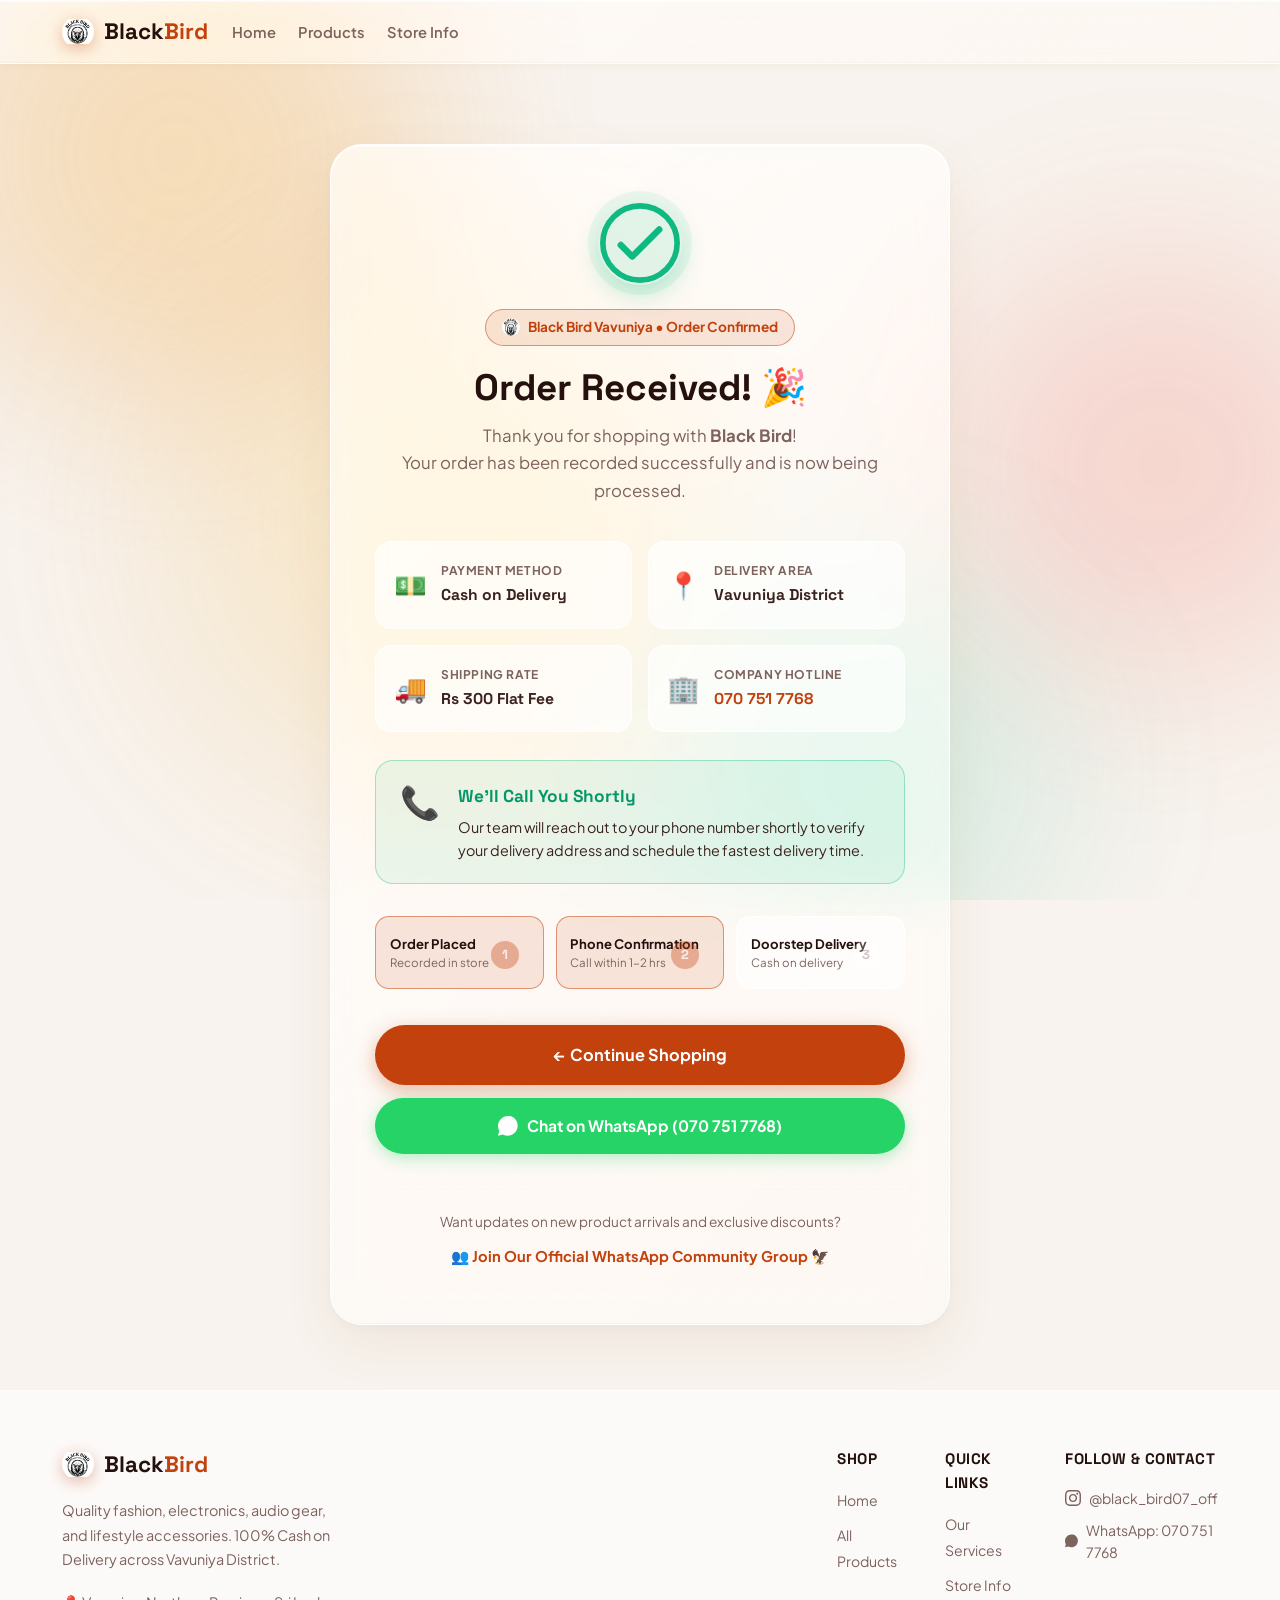
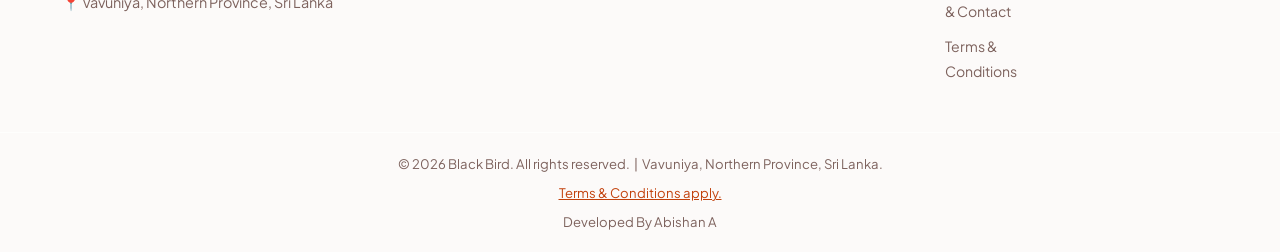
<file: order-success.html>
<!DOCTYPE html>
<html lang="en" data-theme="rose">

<head>
    <meta charset="UTF-8">
    <meta name="viewport" content="width=device-width, initial-scale=1.0">
    <title>Black Bird - Order Confirmed! 🎉</title>
    <link rel="icon" type="image/png" href="product_img/fav.png">
    <meta name="description" content="Thank you for your order at Black Bird Vavuniya! Your order has been placed successfully.">
    <link rel="stylesheet" href="styles.css">
    
    <script>
        // Apply saved theme immediately, defaulting to rose light theme
        const savedTheme = localStorage.getItem('bb-theme') || 'rose';
        document.documentElement.setAttribute('data-theme', savedTheme);
    </script>
    
    <link rel="preconnect" href="https://fonts.googleapis.com">
    <link rel="preconnect" href="https://fonts.gstatic.com" crossorigin>
    <link
        href="https://fonts.googleapis.com/css2?family=Plus+Jakarta+Sans:wght@400;500;600;700;800;900&family=Space+Grotesk:wght@500;600;700;800&display=swap"
        rel="stylesheet">

    <style>
        .success-page-container {
            min-height: calc(100vh - 160px);
            display: flex;
            align-items: center;
            justify-content: center;
            padding: 5rem 1.5rem 4rem;
            position: relative;
            z-index: 1;
        }

        .success-glass-card {
            background: var(--liquid-glass-card);
            border: 1px solid var(--liquid-border);
            backdrop-filter: var(--liquid-blur);
            -webkit-backdrop-filter: var(--liquid-blur);
            box-shadow: var(--liquid-shadow), var(--liquid-specular);
            border-radius: var(--radius-lg);
            padding: 3.5rem 2.75rem;
            max-width: 620px;
            width: 100%;
            text-align: center;
            position: relative;
            animation: cardEntrance 0.6s cubic-bezier(0.16, 1, 0.3, 1) forwards;
        }

        @keyframes cardEntrance {
            from {
                opacity: 0;
                transform: translateY(28px) scale(0.97);
            }
            to {
                opacity: 1;
                transform: translateY(0) scale(1);
            }
        }

        /* Checkmark Animation */
        .success-check-wrapper {
            margin: 0 auto 1.5rem;
            width: 84px;
            height: 84px;
            display: flex;
            align-items: center;
            justify-content: center;
        }

        .success-check-circle {
            width: 84px;
            height: 84px;
            border-radius: 50%;
            display: block;
            stroke-width: 3.5;
            stroke: #10B981;
            stroke-miterlimit: 10;
            background: rgba(16, 185, 129, 0.12);
            box-shadow: 0 0 0 10px rgba(16, 185, 129, 0.08), 0 10px 25px rgba(16, 185, 129, 0.25);
            animation: pulseGlow 2.5s infinite ease-in-out;
        }

        @keyframes pulseGlow {
            0%, 100% {
                box-shadow: 0 0 0 8px rgba(16, 185, 129, 0.08), 0 10px 25px rgba(16, 185, 129, 0.2);
            }
            50% {
                box-shadow: 0 0 0 16px rgba(16, 185, 129, 0.14), 0 15px 35px rgba(16, 185, 129, 0.35);
            }
        }

        .checkmark-svg {
            width: 84px;
            height: 84px;
            border-radius: 50%;
            display: block;
        }

        .checkmark-circle {
            stroke-dasharray: 166;
            stroke-dashoffset: 166;
            stroke-width: 3.5;
            stroke-miterlimit: 10;
            stroke: #10B981;
            animation: stroke 0.6s cubic-bezier(0.65, 0, 0.45, 1) forwards;
        }

        .checkmark-check {
            transform-origin: 50% 50%;
            stroke-dasharray: 48;
            stroke-dashoffset: 48;
            stroke-width: 4;
            stroke: #10B981;
            stroke-linecap: round;
            stroke-linejoin: round;
            animation: stroke 0.35s cubic-bezier(0.65, 0, 0.45, 1) 0.5s forwards;
        }

        @keyframes stroke {
            100% {
                stroke-dashoffset: 0;
            }
        }

        .success-brand-pill {
            display: inline-flex;
            align-items: center;
            gap: 0.5rem;
            padding: 0.4rem 1rem;
            background: var(--primary-light);
            border: 1px solid var(--border-active);
            border-radius: 9999px;
            font-size: 0.85rem;
            font-weight: 700;
            color: var(--accent);
            margin-bottom: 1.25rem;
        }

        .success-title {
            font-family: var(--font-display);
            font-size: 2.3rem;
            font-weight: 800;
            color: var(--text-title);
            line-height: 1.2;
            margin-bottom: 0.75rem;
        }

        .success-subtitle {
            color: var(--text-muted);
            font-size: 1.05rem;
            line-height: 1.65;
            margin-bottom: 2.25rem;
        }

        .order-info-grid {
            display: grid;
            grid-template-columns: repeat(2, 1fr);
            gap: 1rem;
            margin-bottom: 1.75rem;
        }

        .order-info-card {
            background: var(--surface);
            border: 1px solid var(--border);
            border-radius: 16px;
            padding: 1.2rem 1.1rem;
            display: flex;
            align-items: center;
            gap: 0.9rem;
            text-align: left;
            transition: transform 0.25s ease, border-color 0.25s ease;
        }

        .order-info-card:hover {
            transform: translateY(-2px);
            border-color: var(--accent);
        }

        .info-icon {
            font-size: 1.65rem;
            flex-shrink: 0;
        }

        .info-meta {
            display: flex;
            flex-direction: column;
            gap: 0.2rem;
            min-width: 0;
        }

        .info-label {
            font-size: 0.75rem;
            font-weight: 700;
            text-transform: uppercase;
            letter-spacing: 0.6px;
            color: var(--text-muted);
        }

        .info-val {
            font-family: var(--font-display);
            font-size: 0.98rem;
            font-weight: 700;
            color: var(--text-main);
            white-space: nowrap;
            overflow: hidden;
            text-overflow: ellipsis;
        }

        .call-alert-box {
            background: rgba(16, 185, 129, 0.08);
            border: 1.5px solid rgba(16, 185, 129, 0.35);
            border-radius: 18px;
            padding: 1.35rem 1.5rem;
            margin-bottom: 2rem;
            display: flex;
            align-items: flex-start;
            gap: 1.1rem;
            text-align: left;
        }

        .call-alert-icon {
            font-size: 2rem;
            line-height: 1;
            flex-shrink: 0;
            margin-top: 2px;
        }

        .call-alert-text h3 {
            font-family: var(--font-display);
            font-size: 1.08rem;
            font-weight: 800;
            color: #059669;
            margin-bottom: 0.35rem;
        }

        [data-theme="onyx"] .call-alert-text h3 {
            color: #34D399;
        }

        .call-alert-text p {
            font-size: 0.9rem;
            color: var(--text-main);
            line-height: 1.55;
            margin: 0;
        }

        /* Order Fulfillment Steps Tracker */
        .order-steps-container {
            display: grid;
            grid-template-columns: repeat(3, 1fr);
            gap: 0.75rem;
            margin-bottom: 2.25rem;
            text-align: left;
        }

        .step-box {
            background: var(--surface);
            border: 1px solid var(--border);
            border-radius: 14px;
            padding: 1rem 0.85rem;
            display: flex;
            align-items: center;
            gap: 0.65rem;
            position: relative;
        }

        .step-box.active {
            border-color: var(--border-active);
            background: var(--primary-light);
        }

        .step-number {
            width: 28px;
            height: 28px;
            border-radius: 50%;
            background: var(--border);
            color: var(--text-muted);
            font-weight: 800;
            font-size: 0.82rem;
            display: flex;
            align-items: center;
            justify-content: center;
            flex-shrink: 0;
        }

        .step-box.active .step-number {
            background: var(--accent);
            color: #FFFFFF;
        }

        .step-info {
            display: flex;
            flex-direction: column;
            min-width: 0;
        }

        .step-info strong {
            font-size: 0.82rem;
            font-weight: 700;
            color: var(--text-title);
            white-space: nowrap;
            overflow: hidden;
            text-overflow: ellipsis;
        }

        .step-info span {
            font-size: 0.72rem;
            color: var(--text-muted);
            white-space: nowrap;
            overflow: hidden;
            text-overflow: ellipsis;
        }

        /* Action Buttons */
        .success-actions {
            display: flex;
            flex-direction: column;
            gap: 0.85rem;
            margin-bottom: 2rem;
        }

        .btn-primary-action {
            display: inline-flex;
            align-items: center;
            justify-content: center;
            gap: 0.6rem;
            background: var(--accent);
            color: #FFFFFF;
            padding: 1.05rem 2rem;
            border-radius: 9999px;
            font-family: var(--font-body);
            font-weight: 700;
            font-size: 1.02rem;
            text-decoration: none;
            box-shadow: 0 6px 20px var(--accent-glow);
            transition: transform 0.2s ease, box-shadow 0.2s ease, background 0.2s ease;
        }

        .btn-primary-action:hover {
            background: var(--accent-hover);
            transform: translateY(-2px);
            box-shadow: 0 10px 28px var(--accent-glow);
        }

        .btn-whatsapp-action {
            display: inline-flex;
            align-items: center;
            justify-content: center;
            gap: 0.6rem;
            background: #25D366;
            color: #FFFFFF;
            padding: 0.95rem 2rem;
            border-radius: 9999px;
            font-family: var(--font-body);
            font-weight: 700;
            font-size: 0.98rem;
            text-decoration: none;
            box-shadow: 0 4px 16px rgba(37, 211, 102, 0.35);
            transition: transform 0.2s ease, box-shadow 0.2s ease;
        }

        .btn-whatsapp-action:hover {
            transform: translateY(-2px);
            box-shadow: 0 8px 24px rgba(37, 211, 102, 0.45);
        }

        .community-strip {
            border-top: 1px dashed var(--border);
            padding-top: 1.5rem;
            text-align: center;
        }

        .community-strip p {
            font-size: 0.85rem;
            color: var(--text-muted);
            margin-bottom: 0.65rem;
        }

        .community-link {
            display: inline-flex;
            align-items: center;
            gap: 0.5rem;
            color: var(--accent);
            font-weight: 700;
            font-size: 0.92rem;
            text-decoration: none;
            transition: opacity 0.2s ease, transform 0.2s ease;
        }

        .community-link:hover {
            text-decoration: underline;
            transform: translateY(-1px);
        }

        @media (max-width: 600px) {
            .success-glass-card {
                padding: 2.5rem 1.5rem;
            }
            .success-title {
                font-size: 1.85rem;
            }
            .order-info-grid {
                grid-template-columns: 1fr;
            }
            .order-steps-container {
                grid-template-columns: 1fr;
                gap: 0.5rem;
            }
        }
    </style>
</head>

<body>
    <!-- Ambient Background Lighting Orbs -->
    <div class="liquid-ambient-bg" aria-hidden="true">
        <div class="liquid-orb orb-1"></div>
        <div class="liquid-orb orb-2"></div>
        <div class="liquid-orb orb-3"></div>
        <div class="liquid-orb orb-4"></div>
    </div>

    <!-- Main Navigation Header -->
    <header id="main-header">
        <div class="nav-container">
            <a href="index.html" class="logo">
                <img src="product_img/fav.png" alt="Black Bird Logo" class="logo-img" loading="lazy">
                <span>Black<strong>Bird</strong></span>
            </a>

            <div class="header-actions">
                <nav>
                    <ul class="nav-links">
                        <li><a href="index.html">Home</a></li>
                        <li><a href="products.html">Products</a></li>
                        <li><a href="info.html">Store Info</a></li>
                    </ul>
                </nav>
            </div>
        </div>
    </header>

    <!-- Main Success Section -->
    <main class="success-page-container">
        <div class="success-glass-card">
            <!-- Animated Green Checkmark -->
            <div class="success-check-wrapper">
                <div class="success-check-circle">
                    <svg class="checkmark-svg" viewBox="0 0 52 52">
                        <circle class="checkmark-circle" cx="26" cy="26" r="23" fill="none" />
                        <path class="checkmark-check" fill="none" d="M14.1 27.2l7.1 7.2 16.7-16.8" />
                    </svg>
                </div>
            </div>

            <!-- Brand Badge -->
            <div class="success-brand-pill">
                <img src="product_img/fav.png" alt="Black Bird" width="18" height="18" style="border-radius: 50%;">
                <span>Black Bird Vavuniya • Order Confirmed</span>
            </div>

            <h1 class="success-title">Order Received! 🎉</h1>
            <p class="success-subtitle">
                Thank you for shopping with <strong>Black Bird</strong>!<br>
                Your order has been recorded successfully and is now being processed.
            </p>

            <!-- Order Info Grid -->
            <div class="order-info-grid">
                <div class="order-info-card">
                    <span class="info-icon">💵</span>
                    <div class="info-meta">
                        <span class="info-label">Payment Method</span>
                        <strong class="info-val" id="payment-method-val">Cash on Delivery</strong>
                    </div>
                </div>
                <div class="order-info-card">
                    <span class="info-icon">📍</span>
                    <div class="info-meta">
                        <span class="info-label">Delivery Area</span>
                        <strong class="info-val">Vavuniya District</strong>
                    </div>
                </div>
                <div class="order-info-card">
                    <span class="info-icon">🚚</span>
                    <div class="info-meta">
                        <span class="info-label">Shipping Rate</span>
                        <strong class="info-val">Rs 300 Flat Fee</strong>
                    </div>
                </div>
                <div class="order-info-card">
                    <span class="info-icon">🏢</span>
                    <div class="info-meta">
                        <span class="info-label">Company Hotline</span>
                        <strong class="info-val"><a href="tel:0707517768" style="color:var(--accent); text-decoration:none;">070 751 7768</a></strong>
                    </div>
                </div>
            </div>

            <!-- Call Notice Highlight Box -->
            <div class="call-alert-box">
                <div class="call-alert-icon">📞</div>
                <div class="call-alert-text">
                    <h3>We'll Call You Shortly</h3>
                    <p>Our team will reach out to your phone number shortly to verify your delivery address and schedule the fastest delivery time.</p>
                </div>
            </div>

            <!-- 3-Step Process Tracker -->
            <div class="order-steps-container">
                <div class="step-box active">
                    <div class="step-number">1</div>
                    <div class="step-info">
                        <strong>Order Placed</strong>
                        <span>Recorded in store</span>
                    </div>
                </div>
                <div class="step-box active">
                    <div class="step-number">2</div>
                    <div class="step-info">
                        <strong>Phone Confirmation</strong>
                        <span>Call within 1-2 hrs</span>
                    </div>
                </div>
                <div class="step-box">
                    <div class="step-number">3</div>
                    <div class="step-info">
                        <strong>Doorstep Delivery</strong>
                        <span>Cash on delivery</span>
                    </div>
                </div>
            </div>

            <!-- Action CTA Buttons -->
            <div class="success-actions">
                <a href="index.html" class="btn-primary-action">
                    <span>← Continue Shopping</span>
                </a>
                <a href="https://wa.me/94707517768?text=Hi%20Black%20Bird%2C%20I%20just%20placed%20an%20order%20and%20wanted%20to%20confirm!"
                    target="_blank" rel="noopener noreferrer" class="btn-whatsapp-action">
                    <svg viewBox="0 0 24 24" width="20" height="20" fill="currentColor"><path d="M12.031 6.172c-3.181 0-5.767 2.586-5.768 5.766-.001 1.298.38 2.27 1.019 3.287l-.582 2.128 2.182-.573c.978.58 1.911.928 3.145.929 3.178 0 5.767-2.587 5.768-5.766.001-3.187-2.575-5.77-5.764-5.771zm3.392 8.244c-.144.405-.837.774-1.17.824-.299.045-.677.063-1.092-.069-.252-.08-.575-.187-.988-.365-1.739-.751-2.874-2.502-2.961-2.617-.087-.116-.708-.94-.708-1.793s.448-1.273.607-1.446c.159-.173.346-.217.462-.217l.332.006c.106.005.249-.04.39.298.144.347.491 1.2.534 1.287.043.087.072.188.014.304-.058.116-.087.188-.173.289l-.26.304c-.087.086-.177.18-.076.354.101.174.449.741.964 1.201.662.591 1.221.774 1.394.86.173.086.275.072.376-.044.101-.116.433-.506.549-.68.116-.173.231-.145.39-.086s1.011.477 1.184.564.289.13.332.202c.045.072.045.419-.099.824zm-3.423-14.416c-6.627 0-12 5.373-12 12 0 2.159.57 4.187 1.564 5.945l-1.564 5.711 5.861-1.537c1.71.954 3.676 1.503 5.763 1.503 6.627 0 12-5.373 12-12 0-6.627-5.373-12-12-12z"/></svg>
                    <span>Chat on WhatsApp (070 751 7768)</span>
                </a>
            </div>

            <!-- WhatsApp Community Group Strip -->
            <div class="community-strip">
                <p>Want updates on new product arrivals and exclusive discounts?</p>
                <a href="https://chat.whatsapp.com/De9jJyTo8aoDBe3t5oc5eY" target="_blank" rel="noopener noreferrer" class="community-link">
                    👥 Join Our Official WhatsApp Community Group 🦅
                </a>
            </div>
        </div>
    </main>

    <!-- Footer -->
    <footer>
        <div class="section-wrap footer-inner">
            <div class="footer-brand">
                <div class="logo">
                    <img src="product_img/fav.png" alt="Black Bird Logo" class="logo-img" loading="lazy">
                    <span>Black<strong>Bird</strong></span>
                </div>
                <p>Quality fashion, electronics, audio gear, and lifestyle accessories. 100% Cash on Delivery across Vavuniya District.</p>
                <div style="margin-top: 1.2rem; display: flex; gap: 10px; align-items: center; color: var(--text-muted); font-size: 0.9rem;">
                    <span>📍 Vavuniya, Northern Province, Sri Lanka</span>
                </div>
            </div>
            <div class="footer-links">
                <div class="footer-col">
                    <h4>Shop</h4>
                    <ul>
                        <li><a href="index.html">Home</a></li>
                        <li><a href="products.html">All Products</a></li>
                    </ul>
                </div>
                <div class="footer-col">
                    <h4>Quick Links</h4>
                    <ul>
                        <li><a href="services.html">Our Services</a></li>
                        <li><a href="info.html">Store Info &amp; Contact</a></li>
                        <li><a href="terms.html">Terms &amp; Conditions</a></li>
                    </ul>
                </div>
                <div class="footer-col">
                    <h4>Follow &amp; Contact</h4>
                    <ul>
                        <li>
                            <a href="https://www.instagram.com/black_bird07_off/" target="_blank" rel="noopener noreferrer" style="display:flex;align-items:center;gap:8px;">
                                <svg xmlns="http://www.w3.org/2000/svg" width="16" height="16" viewBox="0 0 24 24" fill="currentColor"><path d="M12 2.163c3.204 0 3.584.012 4.85.07 3.252.148 4.771 1.691 4.919 4.919.058 1.265.069 1.645.069 4.849 0 3.205-.012 3.584-.069 4.849-.149 3.225-1.664 4.771-4.919 4.919-1.266.058-1.644.07-4.85.07-3.204 0-3.584-.012-4.849-.07-3.26-.149-4.771-1.699-4.919-4.92-.058-1.265-.07-1.644-.07-4.849 0-3.204.013-3.583.07-4.849.149-3.227 1.664-4.771 4.919-4.919 1.266-.057 1.645-.069 4.849-.069zm0-2.163c-3.259 0-3.667.014-4.947.072-4.358.2-6.78 2.618-6.98 6.98-.059 1.281-.073 1.689-.073 4.948 0 3.259.014 3.668.072 4.948.2 4.358 2.618 6.78 6.98 6.98 1.281.058 1.689.072 4.948.072 3.259 0 3.668-.014 4.948-.072 4.354-.2 6.782-2.618 6.979-6.98.059-1.28.073-1.689.073-4.948 0-3.259-.014-3.667-.072-4.947-.196-4.354-2.617-6.78-6.979-6.98-1.281-.059-1.69-.073-4.949-.073zm0 5.838c-3.403 0-6.162 2.759-6.162 6.162s2.759 6.163 6.162 6.163 6.162-2.759 6.162-6.163c0-3.403-2.759-6.162-6.162-6.162zm0 10.162c-2.209 0-4-1.79-4-4 0-2.209 1.791-4 4-4s4 1.791 4 4c0 2.21-1.791 4-4 4zm6.406-11.845c-.796 0-1.441.645-1.441 1.44s.645 1.44 1.441 1.44c.795 0 1.439-.645 1.439-1.44s-.644-1.44-1.439-1.44z"/></svg>
                                @black_bird07_off
                            </a>
                        </li>
                        <li>
                            <a href="https://wa.me/94707517768" target="_blank" rel="noopener noreferrer" style="display:flex;align-items:center;gap:8px;">
                                <svg xmlns="http://www.w3.org/2000/svg" width="16" height="16" viewBox="0 0 24 24" fill="currentColor"><path d="M12.031 6.172c-3.181 0-5.767 2.586-5.768 5.766-.001 1.298.38 2.27 1.019 3.287l-.582 2.128 2.182-.573c.978.58 1.911.928 3.145.929 3.178 0 5.767-2.587 5.768-5.766.001-3.187-2.575-5.77-5.764-5.771zm3.392 8.244c-.144.405-.837.774-1.17.824-.299.045-.677.063-1.092-.069-.252-.08-.575-.187-.988-.365-1.739-.751-2.874-2.502-2.961-2.617-.087-.116-.708-.94-.708-1.793s.448-1.273.607-1.446c.159-.173.346-.217.462-.217l.332.006c.106.005.249-.04.39.298.144.347.491 1.2.534 1.287.043.087.072.188.014.304-.058.116-.087.188-.173.289l-.26.304c-.087.086-.177.18-.076.354.101.174.449.741.964 1.201.662.591 1.221.774 1.394.86.173.086.275.072.376-.044.101-.116.433-.506.549-.68.116-.173.231-.145.39-.086s1.011.477 1.184.564.289.13.332.202c.045.072.045.419-.099.824zm-3.423-14.416c-6.627 0-12 5.373-12 12 0 2.159.57 4.187 1.564 5.945l-1.564 5.711 5.861-1.537c1.71.954 3.676 1.503 5.763 1.503 6.627 0 12-5.373 12-12 0-6.627-5.373-12-12-12z"/></svg>
                                WhatsApp: 070 751 7768
                            </a>
                        </li>
                    </ul>
                </div>
            </div>
        </div>
        <div class="footer-bottom">
            <div class="section-wrap">
                <p>© 2026 Black Bird. All rights reserved. &nbsp;|&nbsp; Vavuniya, Northern Province, Sri Lanka.</p>
                <p style="margin-top: 0.5rem;"><a href="terms.html" style="color: var(--accent); text-decoration: underline;">Terms & Conditions apply.</a></p>
                <p style="margin-top: 0.5rem;">Developed By Abishan A</p>
            </div>
        </div>
    </footer>

    <script>
        // Check URL parameters for payment method
        const urlParams = new URLSearchParams(window.location.search);
        const method = urlParams.get('method');
        const paymentMethodEl = document.getElementById('payment-method-val');
        if (method && method.toLowerCase() === 'advance' && paymentMethodEl) {
            paymentMethodEl.innerHTML = '💳 Advance Payment';
        }
    </script>
</body>

</html>
</file>
<file: styles.css>
/* =======================================
   VAVUNIYA STORE — STYLES.CSS
   Aesthetic: Clean & Premium Retail
   ======================================= */

/* --- Google Fonts: Space Grotesk & Plus Jakarta Sans --- */
@import url('https://fonts.googleapis.com/css2?family=Plus+Jakarta+Sans:wght@400;500;600;700;800;900&family=Space+Grotesk:wght@500;600;700;800&display=swap');

/* --- Design Tokens & Themes: LIQUID GLASS SYSTEM --- */
:root, [data-theme="rose"] {
    --bg:            #F8F3EE;
    --bg-soft:       rgba(255, 255, 255, 0.45);
    --surface:       rgba(255, 255, 255, 0.65);
    --surface-solid: #FFFFFF;
    --primary:       #C2410C;
    --primary-light: rgba(194, 65, 12, 0.12);
    --accent:        #C2410C;
    --accent-hover:  #9A3412;
    --accent-light:  rgba(194, 65, 12, 0.12);
    --accent-glow:   rgba(194, 65, 12, 0.35);
    --gold:          #F59E0B;
    --success:       #10B981;
    --danger:        #EF4444;
    --text-main:     #3B221E;
    --text-muted:    #7D625D;
    --text-title:    #24100D;
    --border:        rgba(255, 255, 255, 0.7);
    --border-active: rgba(194, 65, 12, 0.5);
    
    /* Liquid Glass Specular & Shadows */
    --liquid-glass:       linear-gradient(135deg, rgba(255, 255, 255, 0.65) 0%, rgba(255, 255, 255, 0.35) 100%);
    --liquid-glass-card:  linear-gradient(135deg, rgba(255, 255, 255, 0.72) 0%, rgba(255, 255, 255, 0.45) 100%);
    --liquid-border:      rgba(255, 255, 255, 0.85);
    --liquid-shadow:      0 20px 50px rgba(139, 92, 26, 0.08), 0 4px 12px rgba(0, 0, 0, 0.03);
    --liquid-specular:    inset 0 1.5px 1px 0 rgba(255, 255, 255, 0.95), inset 0 -1px 1px 0 rgba(139, 92, 26, 0.05);
    --liquid-blur:        blur(24px) saturate(190%);
    --card:               var(--liquid-glass-card);
    --shadow-sm:          0 2px 8px rgba(139, 92, 26, 0.05);
    --shadow-md:          0 12px 32px rgba(139, 92, 26, 0.09);
    --shadow-lg:          0 24px 54px rgba(139, 92, 26, 0.13);
    --shadow-soft:        0 10px 30px rgba(139, 92, 26, 0.06);
    --radius:             22px;
    --radius-lg:          32px;
    --font-display:       'Space Grotesk', sans-serif;
    --font-body:          'Plus Jakarta Sans', sans-serif;
    --transition:         0.28s cubic-bezier(.34, 1.56, .64, 1);
    --glass:              var(--liquid-glass);
    --glass-br:           rgba(255, 255, 255, 0.75);
}

/* Onyx Gold (Dark theme) */
[data-theme="onyx"] {
    --bg:            #0A0A0C;
    --bg-soft:       rgba(20, 20, 25, 0.6);
    --surface:       rgba(24, 24, 30, 0.7);
    --surface-solid: #131317;
    --primary:       #FFD633;
    --primary-light: rgba(255, 214, 51, 0.12);
    --accent:        #FFD633;
    --accent-hover:  #FFB800;
    --accent-light:  rgba(255, 214, 51, 0.12);
    --accent-glow:   rgba(255, 214, 51, 0.4);
    --gold:          #FFD633;
    --success:       #10B981;
    --danger:        #EF4444;
    --text-main:     #FDFBF4;
    --text-muted:    #B5B09E;
    --text-title:    #FFFFFF;
    --border:        rgba(255, 255, 255, 0.14);
    --border-active: rgba(255, 214, 51, 0.5);
    
    /* Liquid Glass Specular & Shadows (Dark) */
    --liquid-glass:       linear-gradient(135deg, rgba(255, 255, 255, 0.08) 0%, rgba(255, 255, 255, 0.02) 100%);
    --liquid-glass-card:  linear-gradient(135deg, rgba(28, 28, 35, 0.75) 0%, rgba(18, 18, 22, 0.65) 100%);
    --liquid-border:      rgba(255, 255, 255, 0.16);
    --liquid-shadow:      0 25px 60px rgba(0, 0, 0, 0.65), 0 4px 16px rgba(0, 0, 0, 0.35);
    --liquid-specular:    inset 0 1.5px 1px 0 rgba(255, 255, 255, 0.22), inset 0 -1px 1px 0 rgba(0, 0, 0, 0.5);
    --liquid-blur:        blur(28px) saturate(200%);
    --card:               var(--liquid-glass-card);
    --shadow-sm:          0 2px 8px rgba(0, 0, 0, 0.4);
    --shadow-md:          0 12px 32px rgba(0, 0, 0, 0.45);
    --shadow-lg:          0 24px 60px rgba(0, 0, 0, 0.65);
    --shadow-soft:        0 10px 30px rgba(0, 0, 0, 0.35);
    --glass:              var(--liquid-glass);
    --glass-br:           rgba(255, 255, 255, 0.15);
}

/* --- Reset --- */
*, *::before, *::after { margin: 0; padding: 0; box-sizing: border-box; }

html { scroll-behavior: smooth; }

body {
    font-family: var(--font-body);
    background-color: var(--bg);
    color: var(--text-main);
    line-height: 1.6;
    overflow-x: hidden;
    position: relative;
    min-height: 100vh;
    -webkit-font-smoothing: antialiased;
    text-rendering: optimizeLegibility;
}

a { text-decoration: none; color: inherit; }

img { display: block; max-width: 100%; }

button { font-family: var(--font-body); cursor: pointer; }

/* =====================================================
   LIQUID AMBIENT BACKGROUND ORBS
   ===================================================== */
.liquid-ambient-bg {
    position: fixed;
    top: 0;
    left: 0;
    width: 100vw;
    height: 100vh;
    overflow: hidden;
    pointer-events: none;
    z-index: 0;
}

.liquid-orb {
    position: absolute;
    border-radius: 50%;
    filter: blur(85px);
    opacity: 0.6;
    animation: floatLiquid 18s infinite alternate ease-in-out;
}

.orb-1 {
    width: 550px;
    height: 550px;
    background: radial-gradient(circle, rgba(245, 158, 11, 0.45), rgba(194, 65, 12, 0.15));
    top: -120px;
    left: -100px;
    animation-duration: 20s;
}

.orb-2 {
    width: 480px;
    height: 480px;
    background: radial-gradient(circle, rgba(239, 68, 68, 0.35), rgba(217, 119, 6, 0.1));
    top: 25%;
    right: -120px;
    animation-duration: 22s;
    animation-delay: -4s;
}

.orb-3 {
    width: 600px;
    height: 600px;
    background: radial-gradient(circle, rgba(251, 191, 36, 0.35), rgba(194, 65, 12, 0.08));
    bottom: 8%;
    left: 10%;
    animation-duration: 25s;
    animation-delay: -9s;
}

.orb-4 {
    width: 450px;
    height: 450px;
    background: radial-gradient(circle, rgba(16, 185, 129, 0.25), rgba(6, 182, 212, 0.1));
    bottom: -100px;
    right: 15%;
    animation-duration: 24s;
    animation-delay: -14s;
}

[data-theme="onyx"] .liquid-orb {
    opacity: 0.35;
    filter: blur(105px);
}

@keyframes floatLiquid {
    0% { transform: translate(0, 0) scale(1); }
    50% { transform: translate(40px, -50px) scale(1.08); }
    100% { transform: translate(-30px, 30px) scale(0.95); }
}

/* --- Layout Utility --- */
.section-wrap {
    max-width: 1220px;
    margin: 0 auto;
    padding: 0 2rem;
    position: relative;
    z-index: 1;
}

/* =====================================================
   ANNOUNCEMENT BAR (LIQUID GLASS)
   ===================================================== */
.announcement-bar {
    background: var(--liquid-glass);
    backdrop-filter: var(--liquid-blur);
    -webkit-backdrop-filter: var(--liquid-blur);
    border-bottom: 1px solid var(--liquid-border);
    box-shadow: var(--liquid-specular);
    color: var(--text-muted);
    text-align: center;
    font-size: 0.85rem;
    padding: 0.55rem 1rem;
    font-weight: 600;
    letter-spacing: 0.2px;
    white-space: nowrap;
    overflow: hidden;
    position: relative;
    z-index: 201;
}

/* =====================================================
   HEADER (LIQUID GLASS FLOATING BAR)
   ===================================================== */
header {
    background: var(--liquid-glass);
    backdrop-filter: var(--liquid-blur);
    -webkit-backdrop-filter: var(--liquid-blur);
    border-bottom: 1px solid var(--liquid-border);
    box-shadow: var(--liquid-specular), var(--shadow-sm);
    position: sticky;
    top: 0;
    z-index: 200;
    transition: all var(--transition);
}

header.scrolled {
    box-shadow: var(--liquid-specular), var(--shadow-md);
    background: var(--liquid-glass-card);
}

.nav-container {
    max-width: 1220px;
    margin: 0 auto;
    padding: 0.85rem 2rem;
    display: flex;
    align-items: center;
    gap: 1.5rem;
}

/* Logo */
.logo {
    display: flex;
    align-items: center;
    gap: 0.6rem;
    font-family: var(--font-display);
    font-size: 1.4rem;
    font-weight: 800;
    color: var(--text-title);
    white-space: nowrap;
    user-select: none;
    transition: transform var(--transition);
}

.logo:hover {
    transform: scale(1.03);
}

.logo-img {
    width: 32px;
    height: 32px;
    object-fit: contain;
    border-radius: 50%;
    filter: drop-shadow(0 4px 8px var(--accent-glow));
}

.logo strong { color: var(--accent); }

/* Search Bar (Liquid Glass Pill) */
.search-bar {
    flex: 1;
    display: flex;
    align-items: center;
    background: var(--liquid-glass);
    border: 1.5px solid var(--liquid-border);
    backdrop-filter: blur(16px);
    -webkit-backdrop-filter: blur(16px);
    box-shadow: var(--liquid-specular);
    border-radius: 9999px;
    overflow: hidden;
    transition: all var(--transition);
    max-width: 480px;
}

.search-bar:focus-within {
    border-color: var(--accent);
    box-shadow: 0 0 0 3px var(--accent-light), var(--liquid-specular);
    background: var(--surface-solid);
}

.search-bar input {
    flex: 1;
    border: none;
    background: transparent;
    padding: 0.65rem 1.25rem;
    font-size: 0.95rem;
    font-family: var(--font-body);
    outline: none;
    color: var(--text-main);
}

.search-btn {
    background: var(--accent);
    border: none;
    padding: 0.65rem 1.1rem;
    color: #111;
    display: flex;
    align-items: center;
    transition: all var(--transition);
}

.search-btn:hover {
    background: var(--accent-hover);
    color: #fff;
}

/* Nav Links */
.header-actions {
    display: flex;
    align-items: center;
    gap: 1.4rem;
}

.nav-links {
    display: flex;
    list-style: none;
    gap: 1.4rem;
}

.nav-links a {
    font-size: 0.92rem;
    font-weight: 600;
    color: var(--text-muted);
    transition: color var(--transition), transform var(--transition);
    position: relative;
    padding: 4px 0;
}

.nav-links a:hover {
    color: var(--accent);
    transform: translateY(-1px);
}

/* Cart Icon */
.cart-icon {
    position: relative;
    cursor: pointer;
    color: var(--text-title);
    transition: transform var(--transition);
    display: flex;
    align-items: center;
    background: var(--liquid-glass);
    border: 1px solid var(--liquid-border);
    padding: 8px;
    border-radius: 50%;
    box-shadow: var(--liquid-specular);
}

.cart-icon:hover {
    transform: scale(1.1);
    border-color: var(--accent);
}

.cart-count {
    position: absolute;
    top: -5px;
    right: -5px;
    background: var(--accent);
    color: #111;
    font-size: 0.72rem;
    font-weight: 800;
    min-width: 19px;
    height: 19px;
    border-radius: 50%;
    display: flex;
    align-items: center;
    justify-content: center;
    padding: 0 4px;
    box-shadow: 0 4px 10px var(--accent-glow);
    animation: popIn .25s ease;
}

@keyframes popIn {
    0% { transform: scale(0.5); }
    80% { transform: scale(1.15); }
    100% { transform: scale(1); }
}

/* =====================================================
   HERO SECTION (LIQUID GLASS SHOWCASE)
   ===================================================== */
.hero {
    background: transparent;
    color: var(--text-main);
    padding: 4rem 2rem 5rem;
    position: relative;
    z-index: 1;
}

.hero-grid {
    max-width: 1220px;
    margin: 0 auto;
    display: grid;
    grid-template-columns: 1.15fr 0.85fr;
    align-items: center;
    gap: 3.5rem;
}

.hero-content {
    background: var(--liquid-glass-card);
    backdrop-filter: var(--liquid-blur);
    -webkit-backdrop-filter: var(--liquid-blur);
    border: 1.5px solid var(--liquid-border);
    border-radius: var(--radius-lg);
    padding: clamp(28px, 4vw, 50px);
    box-shadow: var(--liquid-specular), var(--liquid-shadow);
    position: relative;
    overflow: hidden;
}

.hero-content::before {
    content: '';
    position: absolute;
    top: 0;
    left: 0;
    right: 0;
    height: 1px;
    background: linear-gradient(90deg, transparent, rgba(255, 255, 255, 0.9), transparent);
}

.hero-badge {
    display: inline-flex;
    align-items: center;
    gap: 8px;
    padding: 7px 16px;
    border-radius: 999px;
    border: 1px solid var(--liquid-border);
    background: var(--liquid-glass);
    backdrop-filter: blur(12px);
    box-shadow: var(--liquid-specular);
    font-size: 12px;
    font-weight: 800;
    color: var(--accent);
    letter-spacing: 0.6px;
    margin-bottom: 1.5rem;
}

.hero-badge .dot {
    color: var(--accent);
    font-size: 14px;
}

.hero h1 {
    font-family: var(--font-display);
    font-size: clamp(2.4rem, 4.5vw, 3.8rem);
    font-weight: 800;
    line-height: 1.1;
    margin-bottom: 1.25rem;
    color: var(--text-title);
    letter-spacing: -0.04em;
}

.gradient-text {
    background: linear-gradient(135deg, var(--accent), #FFE57F 55%, var(--accent-hover));
    -webkit-background-clip: text;
    -webkit-text-fill-color: transparent;
    background-clip: text;
    color: var(--accent);
}

.hero p {
    color: var(--text-muted);
    font-size: 1.08rem;
    line-height: 1.7;
    max-width: 520px;
    margin-bottom: 2rem;
}

.hero-btns {
    display: flex;
    gap: 1rem;
    flex-wrap: wrap;
    margin-bottom: 2.5rem;
}

.cta-btn {
    display: inline-flex;
    align-items: center;
    justify-content: center;
    gap: 10px;
    min-height: 52px;
    padding: 14px 28px;
    border-radius: 16px;
    border: 1px solid rgba(255, 255, 255, 0.4);
    background: linear-gradient(135deg, var(--accent), #FFE57F 60%, var(--accent-hover));
    color: #111;
    font-weight: 800;
    text-decoration: none;
    font-size: 15px;
    box-shadow: 0 12px 30px var(--accent-glow), inset 0 1px 1px rgba(255, 255, 255, 0.8);
    cursor: pointer;
    transition: all var(--transition);
}

.cta-btn:hover {
    transform: translateY(-3px) scale(1.02);
    box-shadow: 0 18px 36px var(--accent-glow);
    filter: brightness(1.05);
}

.cta-outline {
    display: inline-flex;
    align-items: center;
    justify-content: center;
    min-height: 52px;
    padding: 14px 26px;
    border-radius: 16px;
    background: var(--liquid-glass);
    backdrop-filter: var(--liquid-blur);
    -webkit-backdrop-filter: var(--liquid-blur);
    color: var(--text-title);
    border: 1.5px solid var(--liquid-border);
    box-shadow: var(--liquid-specular), var(--shadow-sm);
    font-weight: 700;
    font-size: 15px;
    transition: all var(--transition);
}

.cta-outline:hover {
    border-color: var(--accent);
    color: var(--accent);
    transform: translateY(-3px);
    background: var(--surface-solid);
    box-shadow: var(--shadow-md);
}

.hero-stats {
    display: flex;
    align-items: center;
    gap: 1.5rem;
    background: var(--liquid-glass);
    border: 1px solid var(--liquid-border);
    box-shadow: var(--liquid-specular);
    border-radius: 18px;
    padding: 1rem 1.5rem;
    backdrop-filter: blur(12px);
    width: fit-content;
}

.stat { display: flex; flex-direction: column; gap: 0; }
.stat strong { font-family: var(--font-display); font-size: 1.25rem; color: var(--text-title); line-height: 1.1; font-weight: 800; }
.stat span { font-size: 0.75rem; color: var(--text-muted); text-transform: uppercase; letter-spacing: 0.6px; font-weight: 600; margin-top: 2px; }
.stat-divider { width: 1px; height: 30px; background: var(--border); }

/* --- Hero Visual (3D Liquid Glass Showcase) --- */
.hero-visual {
    display: flex;
    align-items: center;
    justify-content: center;
    position: relative;
}

.hero-glass-showcase {
    position: relative;
    width: 100%;
    max-width: 400px;
    display: flex;
    align-items: center;
    justify-content: center;
}

.showcase-glow-ring {
    position: absolute;
    width: 280px;
    height: 280px;
    border-radius: 50%;
    background: radial-gradient(circle, var(--accent-glow) 0%, transparent 70%);
    filter: blur(35px);
    z-index: 0;
    animation: pulseRing 6s infinite alternate ease-in-out;
}

@keyframes pulseRing {
    0% { transform: scale(0.9); opacity: 0.5; }
    100% { transform: scale(1.15); opacity: 0.9; }
}

.showcase-main-card {
    background: var(--liquid-glass-card);
    backdrop-filter: var(--liquid-blur);
    -webkit-backdrop-filter: var(--liquid-blur);
    border: 1.5px solid var(--liquid-border);
    box-shadow: var(--liquid-specular), var(--liquid-shadow);
    border-radius: var(--radius-lg);
    padding: 1.5rem;
    width: 100%;
    max-width: 330px;
    position: relative;
    z-index: 2;
    transition: transform var(--transition), box-shadow var(--transition);
}

.showcase-main-card:hover {
    transform: translateY(-6px) scale(1.02);
    box-shadow: var(--liquid-specular), var(--shadow-lg);
    border-color: var(--border-active);
}

.showcase-badge-pill {
    display: inline-flex;
    align-items: center;
    gap: 6px;
    background: var(--accent);
    color: #111;
    font-size: 0.75rem;
    font-weight: 800;
    padding: 0.3rem 0.8rem;
    border-radius: 999px;
    box-shadow: 0 4px 12px var(--accent-glow);
    margin-bottom: 1rem;
}

.showcase-img-wrap {
    height: 180px;
    border-radius: 18px;
    background: rgba(0, 0, 0, 0.08);
    overflow: hidden;
    position: relative;
    border: 1px solid var(--liquid-border);
    margin-bottom: 1.2rem;
    display: flex;
    align-items: center;
    justify-content: center;
}

[data-theme="onyx"] .showcase-img-wrap {
    background: rgba(255, 255, 255, 0.03);
}

.showcase-img {
    max-height: 90%;
    max-width: 90%;
    object-fit: contain;
    transition: transform 0.4s ease;
}

.showcase-main-card:hover .showcase-img {
    transform: scale(1.08);
}

.showcase-details {
    display: flex;
    justify-content: space-between;
    align-items: flex-start;
    gap: 0.75rem;
    margin-bottom: 0.8rem;
}

.showcase-title {
    font-family: var(--font-display);
    font-size: 1.1rem;
    font-weight: 800;
    color: var(--text-title);
}

.showcase-sub {
    font-size: 0.82rem;
    color: var(--text-muted);
}

.showcase-price-tag {
    font-family: var(--font-display);
    font-size: 1.2rem;
    font-weight: 800;
    color: var(--accent);
    white-space: nowrap;
}

.showcase-footer {
    display: flex;
    justify-content: space-between;
    align-items: center;
    padding-top: 0.8rem;
    border-top: 1px solid var(--border);
    font-size: 0.82rem;
    color: var(--text-muted);
    font-weight: 600;
}

.showcase-rating {
    color: var(--gold);
    font-weight: 700;
}

/* Floating Frosted Glass Chips */
.floating-card {
    position: absolute;
    background: var(--liquid-glass-card);
    border: 1.5px solid var(--liquid-border);
    backdrop-filter: var(--liquid-blur);
    -webkit-backdrop-filter: var(--liquid-blur);
    box-shadow: var(--liquid-specular), var(--liquid-shadow);
    border-radius: 18px;
    padding: 0.75rem 1.15rem;
    display: flex;
    align-items: center;
    gap: 0.75rem;
    min-width: 165px;
    z-index: 3;
    transition: all var(--transition);
}

.floating-card:hover {
    transform: scale(1.06) !important;
    border-color: var(--accent);
    box-shadow: 0 16px 36px var(--accent-glow);
}

.fc-icon { font-size: 1.8rem; }
.fc-name { font-size: 0.82rem; color: var(--text-muted); font-weight: 600; }
.fc-price { font-size: 0.95rem; color: var(--text-title); font-weight: 800; font-family: var(--font-display); }

.fc1 { top: -20px; left: -25px; animation: float1 4.5s ease-in-out infinite; }
.fc2 { top: 52%; right: -30px; animation: float2 5.5s ease-in-out infinite; }
.fc3 { bottom: -20px; left: -10px; animation: float1 5s ease-in-out infinite reverse; }

@keyframes float1 {
    0%, 100% { transform: translateY(0); }
    50% { transform: translateY(-12px); }
}
@keyframes float2 {
    0%, 100% { transform: translateY(0); }
    50% { transform: translateY(-15px); }
}

/* =====================================================
   CATEGORIES SECTION (LIQUID GLASS)
   ===================================================== */
.categories-section {
    padding: 4rem 0 3rem;
    position: relative;
    z-index: 1;
}

.section-title {
    font-family: var(--font-display);
    font-size: 2.2rem;
    font-weight: 800;
    color: var(--text-title);
    margin-bottom: 1.75rem;
    letter-spacing: -0.04em;
}

.category-grid {
    display: grid;
    grid-template-columns: repeat(auto-fit, minmax(190px, 1fr));
    gap: 1.4rem;
}

.cat-card {
    border-radius: var(--radius);
    padding: 2.2rem 1.6rem;
    cursor: pointer;
    transition: all var(--transition);
    position: relative;
    overflow: hidden;
    text-align: center;
    border: 1.5px solid var(--liquid-border);
    background: var(--liquid-glass-card);
    backdrop-filter: var(--liquid-blur);
    -webkit-backdrop-filter: var(--liquid-blur);
    box-shadow: var(--liquid-specular), var(--shadow-sm);
}

.cat-card:hover {
    transform: translateY(-6px) scale(1.02);
    box-shadow: var(--liquid-specular), var(--shadow-lg);
    border-color: var(--border-active);
}

.cat-icon { font-size: 2.8rem; margin-bottom: 0.85rem; transition: transform var(--transition); }
.cat-card:hover .cat-icon { transform: scale(1.15) rotate(5deg); }
.cat-label { font-family: var(--font-display); font-size: 1.15rem; font-weight: 800; color: var(--text-title); }
.cat-sub { font-size: 0.82rem; color: var(--text-muted); margin-top: 0.3rem; }

/* =====================================================
   PRODUCTS SECTION (LIQUID GLASS CARDS)
   ===================================================== */
.products-section {
    padding: 3rem 0 5rem;
    position: relative;
    z-index: 1;
}

.section-header {
    display: flex;
    justify-content: space-between;
    align-items: flex-end;
    flex-wrap: wrap;
    gap: 1.5rem;
    margin-bottom: 2.2rem;
}

.filter-row {
    display: flex;
    align-items: center;
    gap: 1rem;
    flex-wrap: wrap;
}

.filter-pills {
    display: flex;
    gap: 0.6rem;
    flex-wrap: wrap;
}

.pill {
    padding: 0.55rem 1.25rem;
    border: 1.5px solid var(--liquid-border);
    background: var(--liquid-glass);
    backdrop-filter: var(--liquid-blur);
    -webkit-backdrop-filter: var(--liquid-blur);
    box-shadow: var(--liquid-specular);
    border-radius: 9999px;
    font-size: 0.88rem;
    font-weight: 700;
    color: var(--text-muted);
    cursor: pointer;
    transition: all var(--transition);
    font-family: var(--font-body);
}

.pill:hover, .pill.active {
    background: linear-gradient(135deg, var(--accent), #FFE57F 60%, var(--accent-hover));
    color: #111;
    border-color: transparent;
    box-shadow: 0 6px 20px var(--accent-glow);
    transform: translateY(-2px);
}

/* Product Grid */
.product-grid {
    display: grid;
    grid-template-columns: repeat(auto-fill, minmax(260px, 1fr));
    gap: 1.75rem;
}

.product-card {
    background: var(--liquid-glass-card);
    border-radius: var(--radius);
    overflow: hidden;
    box-shadow: var(--liquid-specular), var(--shadow-sm);
    border: 1.5px solid var(--liquid-border);
    backdrop-filter: var(--liquid-blur);
    -webkit-backdrop-filter: var(--liquid-blur);
    display: flex;
    flex-direction: column;
    transition: all var(--transition);
    position: relative;
}

.product-card:hover {
    transform: translateY(-7px) scale(1.015);
    border-color: var(--border-active);
    box-shadow: var(--liquid-specular), var(--shadow-lg);
}

.product-card .badge {
    position: absolute;
    top: 12px;
    left: 12px;
    background: var(--accent);
    color: #111;
    font-size: 0.72rem;
    font-weight: 900;
    padding: 0.3rem 0.75rem;
    border-radius: 999px;
    text-transform: uppercase;
    letter-spacing: 0.5px;
    box-shadow: 0 4px 12px var(--accent-glow);
    z-index: 2;
}

.product-card .badge.new {
    background: var(--success);
    color: white;
    box-shadow: 0 4px 12px rgba(16, 185, 129, 0.4);
}

.product-img {
    height: 210px;
    background: rgba(0, 0, 0, 0.04);
    overflow: hidden;
    position: relative;
    border-bottom: 1px solid var(--liquid-border);
}

[data-theme="onyx"] .product-img {
    background: rgba(255, 255, 255, 0.02);
}

.product-img img {
    width: 100%;
    height: 100%;
    object-fit: cover;
    transition: transform 0.45s ease;
}

.product-card:hover .product-img img {
    transform: scale(1.08);
}

.product-info {
    padding: 1.35rem;
    flex-grow: 1;
    display: flex;
    flex-direction: column;
    gap: 0.4rem;
}

.product-category {
    font-size: 0.75rem;
    color: var(--accent);
    font-weight: 800;
    text-transform: uppercase;
    letter-spacing: 0.7px;
}

.product-title {
    font-family: var(--font-display);
    font-size: 1.08rem;
    font-weight: 800;
    color: var(--text-title);
    line-height: 1.35;
}

.product-rating {
    display: flex;
    align-items: center;
    gap: 0.4rem;
    font-size: 0.82rem;
    color: var(--text-muted);
}

.stars { color: var(--gold); }

.product-price-row {
    display: flex;
    align-items: baseline;
    gap: 0.5rem;
    margin-top: 0.4rem;
}

.product-price {
    font-family: var(--font-display);
    font-size: 1.35rem;
    font-weight: 800;
    color: var(--accent);
}

.product-price-original {
    font-size: 0.88rem;
    color: var(--text-muted);
    text-decoration: line-through;
}

.add-to-cart {
    margin-top: auto;
    padding: 0.8rem;
    border: 1.5px solid var(--liquid-border);
    background: var(--liquid-glass);
    backdrop-filter: blur(12px);
    box-shadow: var(--liquid-specular);
    color: var(--text-title);
    font-weight: 800;
    font-size: 0.92rem;
    border-radius: 14px;
    transition: all var(--transition);
    font-family: var(--font-body);
    display: flex;
    align-items: center;
    justify-content: center;
    gap: 0.5rem;
    width: 100%;
}

.add-to-cart:hover {
    background: linear-gradient(135deg, var(--accent), #FFE57F 60%, var(--accent-hover));
    color: #111;
    border-color: transparent;
    box-shadow: 0 8px 22px var(--accent-glow);
    transform: translateY(-2px);
}

.add-to-cart.added {
    background: var(--success);
    border-color: var(--success);
    color: white;
}

/* No Results */
.no-results {
    text-align: center;
    padding: 4rem 2rem;
    color: var(--text-muted);
    font-size: 1.1rem;
    grid-column: 1 / -1;
}

/* =====================================================
   TRUST BANNER
   ===================================================== */
.trust-banner {
    background: var(--liquid-glass-card);
    backdrop-filter: var(--liquid-blur);
    -webkit-backdrop-filter: var(--liquid-blur);
    border-top: 1.5px solid var(--liquid-border);
    border-bottom: 1.5px solid var(--liquid-border);
    box-shadow: var(--liquid-specular);
    padding: 3.5rem 0;
    margin-bottom: 0;
}

.trust-grid {
    display: grid;
    grid-template-columns: repeat(4, 1fr);
    gap: 2rem;
}

.trust-item {
    display: flex;
    align-items: flex-start;
    gap: 1rem;
}

.trust-icon {
    font-size: 2rem;
    flex-shrink: 0;
}

.trust-item strong {
    display: block;
    font-family: var(--font-display);
    font-size: 1rem;
    font-weight: 700;
    color: var(--text-title);
    margin-bottom: 0.2rem;
}

.trust-item p {
    font-size: 0.85rem;
    color: var(--text-muted);
}

/* =====================================================
   FOOTER
   ===================================================== */
footer {
    background: var(--surface);
    border-top: 1px solid var(--glass-br);
    color: var(--text-muted);
    padding-top: 3.5rem;
}

.footer-inner {
    display: flex;
    gap: 4rem;
    padding-bottom: 3rem;
}

.footer-brand {
    flex: 2;
}

.footer-brand .logo {
    margin-bottom: 1rem;
}

.footer-brand p {
    font-size: 0.9rem;
    color: var(--text-muted);
    max-width: 280px;
    line-height: 1.7;
}

.footer-links {
    flex: 1;
    display: flex;
    gap: 3rem;
}

.footer-col h4 {
    font-family: var(--font-display);
    color: var(--text-title);
    font-size: 0.95rem;
    font-weight: 700;
    margin-bottom: 1rem;
    text-transform: uppercase;
    letter-spacing: 0.5px;
}

.footer-col ul {
    list-style: none;
    display: flex;
    flex-direction: column;
    gap: 0.6rem;
}

.footer-col ul li a {
    font-size: 0.88rem;
    color: var(--text-muted);
    transition: color var(--transition);
}

.footer-col ul li a:hover { color: var(--accent); }

.footer-bottom {
    border-top: 1px solid var(--glass-br);
    padding: 1.25rem 0;
}

.footer-bottom p {
    font-size: 0.82rem;
    color: var(--text-muted);
    text-align: center;
}

/* =====================================================
   CART OVERLAY
   ===================================================== */
.cart-overlay {
    position: fixed;
    inset: 0;
    background: rgba(0,0,0,.5);
    z-index: 500;
    opacity: 0;
    pointer-events: none;
    transition: opacity var(--transition);
    backdrop-filter: blur(2px);
}

.cart-overlay.active {
    opacity: 1;
    pointer-events: all;
}

.cart-panel {
    position: absolute;
    top: 0;
    right: 0;
    width: 420px;
    height: 100%;
    background: var(--bg-soft);
    border-left: 1px solid var(--glass-br);
    box-shadow: var(--shadow-lg);
    display: flex;
    flex-direction: column;
    transform: translateX(100%);
    transition: transform 0.3s cubic-bezier(.4,0,.2,1);
}

.cart-overlay.active .cart-panel {
    transform: translateX(0);
}

.cart-header {
    padding: 1.5rem;
    border-bottom: 1px solid var(--border);
    display: flex;
    justify-content: space-between;
    align-items: center;
}

.cart-header h2 {
    font-family: var(--font-display);
    font-size: 1.3rem;
    font-weight: 700;
}

.close-cart {
    background: var(--bg);
    border: none;
    width: 32px;
    height: 32px;
    border-radius: 8px;
    font-size: 1.4rem;
    line-height: 1;
    display: flex;
    align-items: center;
    justify-content: center;
    color: var(--text-muted);
    transition: background var(--transition);
}

.close-cart:hover { background: var(--border); }

.cart-items {
    flex-grow: 1;
    overflow-y: auto;
    padding: 1.25rem;
    display: flex;
    flex-direction: column;
    gap: 1rem;
}

.cart-empty {
    display: flex;
    flex-direction: column;
    align-items: center;
    justify-content: center;
    height: 100%;
    gap: 0.75rem;
    color: var(--text-muted);
}

.cart-empty span { font-size: 3.5rem; }
.cart-empty p { font-size: 1rem; font-weight: 500; }

.cart-item {
    display: flex;
    gap: 0.9rem;
    padding-bottom: 1rem;
    border-bottom: 1px solid var(--border);
}

.cart-item:last-child { border-bottom: none; }

.cart-item-img {
    width: 72px;
    height: 72px;
    border-radius: 8px;
    object-fit: cover;
    background: var(--bg);
    flex-shrink: 0;
}

.cart-item-details { flex-grow: 1; display: flex; flex-direction: column; gap: 0.2rem; }
.cart-item-title { font-weight: 600; font-size: 0.95rem; }
.cart-item-unit { font-size: 0.8rem; color: var(--text-muted); }
.cart-item-price { color: var(--accent); font-weight: 700; font-family: var(--font-display); }

.cart-item-actions {
    display: flex;
    align-items: center;
    gap: 0.5rem;
    margin-top: 0.4rem;
}

.qty-btn {
    width: 26px;
    height: 26px;
    border: 1.5px solid var(--border);
    background: var(--surface);
    border-radius: 6px;
    font-size: 1rem;
    display: flex;
    align-items: center;
    justify-content: center;
    color: var(--text-title);
    transition: all var(--transition);
}

.qty-btn:hover {
    background: var(--primary);
    border-color: var(--primary);
    color: white;
}

.qty-value { font-weight: 700; font-size: 0.95rem; min-width: 20px; text-align: center; }

.remove-btn {
    background: none;
    border: none;
    color: var(--danger);
    font-size: 0.8rem;
    font-weight: 600;
    margin-left: auto;
    transition: opacity var(--transition);
}

.remove-btn:hover { opacity: 0.7; }

.cart-footer {
    padding: 1.25rem;
    border-top: 1px solid var(--border);
    display: flex;
    flex-direction: column;
    gap: 0.9rem;
}

.delivery-note {
    background: rgba(16, 185, 129, 0.15);
    color: #34D399;
    font-size: 0.82rem;
    font-weight: 600;
    padding: 0.55rem 1rem;
    border-radius: 8px;
    display: flex;
    align-items: center;
    gap: 0.5rem;
}

.cart-total-row {
    display: flex;
    justify-content: space-between;
    font-size: 1.15rem;
    font-weight: 700;
    font-family: var(--font-display);
}

.checkout-btn {
    width: 100%;
    padding: 1rem;
    background: linear-gradient(135deg, var(--accent), #fff0a3 60%, var(--accent-hover));
    color: #111;
    border: none;
    border-radius: 14px;
    font-weight: 900;
    font-size: 1rem;
    font-family: var(--font-body);
    transition: filter var(--transition), transform var(--transition);
}

.checkout-btn:hover {
    filter: brightness(1.05);
    transform: translateY(-1px);
}

/* =====================================================
   CHECKOUT MODAL
   ===================================================== */
.checkout-modal {
    position: fixed;
    inset: 0;
    background: rgba(0,0,0,.6);
    z-index: 600;
    display: flex;
    align-items: center;
    justify-content: center;
    padding: 1.5rem;
    opacity: 0;
    pointer-events: none;
    transition: opacity var(--transition);
    backdrop-filter: blur(4px);
}

.checkout-modal.active {
    opacity: 1;
    pointer-events: all;
}

.modal-content {
    background: var(--bg-soft);
    border: 1px solid var(--glass-br);
    border-radius: var(--radius-lg);
    width: 100%;
    max-width: 580px;
    max-height: 90vh;
    overflow-y: auto;
    padding: 2.5rem;
    box-shadow: var(--shadow-lg);
    position: relative;
    animation: slideUp .3s ease;
}

@keyframes slideUp {
    from { transform: translateY(30px); opacity: 0; }
    to { transform: translateY(0); opacity: 1; }
}

.modal-close-btn {
    position: absolute;
    top: 1.2rem;
    right: 1.5rem;
    background: var(--bg);
    border: none;
    width: 36px;
    height: 36px;
    border-radius: 10px;
    font-size: 1.5rem;
    display: flex;
    align-items: center;
    justify-content: center;
    color: var(--text-muted);
    transition: background var(--transition);
}

.modal-close-btn:hover { background: var(--border); }

.modal-header h2 {
    font-family: var(--font-display);
    font-size: 1.6rem;
    font-weight: 800;
    margin-bottom: 0.25rem;
}

.modal-header p {
    color: var(--text-muted);
    font-size: 0.9rem;
    margin-bottom: 1.75rem;
}

/* Steps Indicator */
.checkout-steps {
    display: flex;
    align-items: center;
    margin-bottom: 2rem;
}

.step {
    display: flex;
    align-items: center;
    gap: 0.5rem;
    font-size: 0.88rem;
    font-weight: 600;
    color: var(--text-muted);
}

.step.active { color: var(--accent); }

.step span {
    width: 26px;
    height: 26px;
    border-radius: 50%;
    background: var(--border);
    color: var(--text-muted);
    display: flex;
    align-items: center;
    justify-content: center;
    font-size: 0.82rem;
    font-weight: 700;
    transition: all var(--transition);
}

.step.active span, .step.done span {
    background: var(--accent);
    color: #111;
    font-weight: 900;
}

.step-line {
    flex: 1;
    height: 2px;
    background: var(--border);
    margin: 0 0.75rem;
}

/* Form */
.form-row {
    display: grid;
    grid-template-columns: 1fr 1fr;
    gap: 1rem;
}

.form-group {
    margin-bottom: 1.2rem;
    display: flex;
    flex-direction: column;
}

.form-group label {
    font-size: 0.85rem;
    font-weight: 600;
    color: var(--text-main);
    margin-bottom: 0.4rem;
}

.form-group input,
.form-group select,
.form-group textarea {
    padding: 0.7rem 1rem;
    border: 1.5px solid var(--border);
    border-radius: 8px;
    font-family: var(--font-body);
    font-size: 0.95rem;
    color: var(--text-main);
    background: var(--surface);
    outline: none;
    transition: border-color var(--transition), box-shadow var(--transition);
}

.form-group input:focus,
.form-group select:focus,
.form-group textarea:focus {
    border-color: var(--accent);
    box-shadow: 0 0 0 3px var(--accent-light);
}

.readonly-field {
    background: var(--bg) !important;
    color: var(--text-muted) !important;
    cursor: default;
}

/* Payment Method */
.payment-method-block {
    margin: 1.5rem 0;
}

.payment-method-block h3 {
    font-size: 0.9rem;
    font-weight: 700;
    text-transform: uppercase;
    letter-spacing: 0.5px;
    color: var(--text-muted);
    margin-bottom: 0.75rem;
}

.payment-option {
    display: flex;
    align-items: center;
    gap: 1rem;
    padding: 1rem 1.25rem;
    border: 2px solid var(--accent);
    border-radius: 10px;
    background: var(--accent-light);
}

.payment-radio-circle {
    width: 18px;
    height: 18px;
    border-radius: 50%;
    border: 2px solid var(--accent);
    position: relative;
    flex-shrink: 0;
}

.payment-radio-circle.checked::after {
    content: '';
    position: absolute;
    inset: 3px;
    background: var(--accent);
    border-radius: 50%;
}

.payment-text { flex: 1; }
.payment-text strong { display: block; font-size: 0.95rem; font-weight: 700; color: var(--text-title); }
.payment-text span { font-size: 0.8rem; color: var(--text-muted); }

.payment-badge {
    background: var(--accent);
    color: #111;
    font-size: 0.7rem;
    font-weight: 900;
    padding: 0.2rem 0.6rem;
    border-radius: 6px;
    text-transform: uppercase;
    letter-spacing: 0.5px;
    white-space: nowrap;
}

/* Buttons */
.btn-next, .btn-confirm {
    width: 100%;
    padding: 1rem;
    background: linear-gradient(135deg, var(--accent), #fff0a3 60%, var(--accent-hover));
    color: #111;
    border: none;
    border-radius: 14px;
    font-size: 1rem;
    font-weight: 900;
    font-family: var(--font-body);
    margin-top: 0.5rem;
    transition: filter var(--transition), transform var(--transition);
}

.btn-next:hover, .btn-confirm:hover {
    filter: brightness(1.05);
    transform: translateY(-1px);
}

.btn-confirm {
    background: var(--success);
}

.btn-confirm:hover { background: #047857; }

.cancel-btn {
    width: 100%;
    padding: 0.75rem;
    background: none;
    border: none;
    color: var(--text-muted);
    font-weight: 600;
    font-size: 0.9rem;
    font-family: var(--font-body);
    margin-top: 0.5rem;
    transition: color var(--transition);
}

.cancel-btn:hover { color: var(--text-main); }

/* Review Step */
.review-section {
    margin-bottom: 1.5rem;
}

.review-section h3 {
    font-family: var(--font-display);
    font-size: 0.85rem;
    font-weight: 700;
    text-transform: uppercase;
    letter-spacing: 0.5px;
    color: var(--text-muted);
    margin-bottom: 0.75rem;
}

.review-address {
    background: var(--bg);
    padding: 1rem;
    border-radius: 8px;
    font-size: 0.9rem;
    line-height: 1.7;
    color: var(--text-main);
    border: 1px solid var(--border);
}

.review-items { display: flex; flex-direction: column; gap: 0.75rem; }

.review-item {
    display: flex;
    justify-content: space-between;
    align-items: center;
    font-size: 0.9rem;
    padding: 0.5rem 0;
    border-bottom: 1px dashed var(--border);
}

.review-item:last-child { border-bottom: none; }

.review-total-row {
    display: flex;
    justify-content: space-between;
    font-family: var(--font-display);
    font-size: 1.2rem;
    font-weight: 800;
    padding: 1rem 0;
    border-top: 2px solid var(--border);
    border-bottom: 2px solid var(--border);
    margin-bottom: 1.25rem;
}

/* =====================================================
   TOAST NOTIFICATION
   ===================================================== */
.toast {
    position: fixed;
    bottom: 2rem;
    left: 50%;
    transform: translateX(-50%) translateY(80px);
    background: var(--primary);
    color: white;
    padding: 0.85rem 1.75rem;
    border-radius: 9999px;
    font-size: 0.95rem;
    font-weight: 600;
    box-shadow: var(--shadow-lg);
    z-index: 9999;
    opacity: 0;
    transition: transform 0.3s cubic-bezier(.4,0,.2,1), opacity 0.3s;
    white-space: nowrap;
}

.toast.show {
    transform: translateX(-50%) translateY(0);
    opacity: 1;
}

/* =====================================================
   FREE DELIVERY TAG & CARD HOVER OVERLAY
   ===================================================== */
.free-delivery-tag {
    display: inline-flex;
    align-items: center;
    gap: 0.3rem;
    background: rgba(16, 185, 129, 0.15);
    color: #34D399;
    font-size: 0.78rem;
    font-weight: 700;
    padding: 0.35rem 0.65rem;
    border-radius: 6px;
    margin-top: 0.25rem;
    margin-bottom: 0.1rem;
}

.clickable-card { cursor: pointer; }

.view-details-overlay {
    position: absolute;
    inset: 0;
    background: rgba(11, 15, 26, 0.65);
    color: white;
    display: flex;
    align-items: center;
    justify-content: center;
    font-size: 0.95rem;
    font-weight: 700;
    letter-spacing: 0.5px;
    opacity: 0;
    transition: opacity var(--transition);
    pointer-events: none;
}

.clickable-card:hover .view-details-overlay { opacity: 1; }

/* =====================================================
   PRODUCT DETAIL MODAL
   ===================================================== */
.product-detail-modal {
    position: fixed;
    inset: 0;
    background: rgba(0, 0, 0, 0.65);
    z-index: 700;
    display: flex;
    align-items: center;
    justify-content: center;
    padding: 1rem;
    opacity: 0;
    pointer-events: none;
    transition: opacity 0.3s ease;
    backdrop-filter: blur(4px);
}

.product-detail-modal.active {
    opacity: 1;
    pointer-events: all;
}

.pd-panel {
    background: var(--bg-soft);
    border: 1px solid var(--glass-br);
    border-radius: var(--radius-lg);
    width: 100%;
    max-width: 860px;
    max-height: 92vh;
    overflow-y: auto;
    box-shadow: var(--shadow-lg);
    position: relative;
    animation: slideUp .3s ease;
}

.pd-close {
    position: absolute;
    top: 1rem;
    right: 1rem;
    z-index: 10;
    background: var(--bg);
    border: none;
    width: 36px;
    height: 36px;
    border-radius: 10px;
    font-size: 1.5rem;
    display: flex;
    align-items: center;
    justify-content: center;
    color: var(--text-muted);
    cursor: pointer;
    transition: background var(--transition);
}
.pd-close:hover { background: var(--border); }

.pd-body {
    display: grid;
    grid-template-columns: 1fr 1fr;
    min-height: 500px;
}

.pd-image-side {
    background: #1C1C1E;
    border-radius: var(--radius-lg) 0 0 var(--radius-lg);
    overflow: hidden;
    display: flex;
    align-items: center;
    justify-content: center;
    min-height: 400px;
}

.pd-main-img {
    width: 100%;
    height: 100%;
    object-fit: cover;
    display: block;
}

.pd-info-side {
    padding: 2rem 2rem 2rem 1.75rem;
    display: flex;
    flex-direction: column;
    gap: 0.75rem;
    overflow-y: auto;
}

.pd-category {
    font-size: 0.78rem;
    font-weight: 700;
    text-transform: uppercase;
    letter-spacing: 0.7px;
    color: var(--accent);
}

.pd-name {
    font-family: var(--font-display);
    font-size: 1.75rem;
    font-weight: 800;
    color: var(--text-title);
    line-height: 1.25;
}

.pd-rating {
    display: flex;
    align-items: center;
    gap: 0.5rem;
    font-size: 0.88rem;
    color: var(--text-muted);
}

.pd-price-row {
    display: flex;
    align-items: center;
    gap: 1rem;
    flex-wrap: wrap;
}

.pd-price {
    font-family: var(--font-display);
    font-size: 2rem;
    font-weight: 800;
    color: var(--text-title);
}

.detail-free-delivery {
    display: inline-flex;
    align-items: center;
    gap: 0.3rem;
    background: rgba(16, 185, 129, 0.15);
    color: #34D399;
    font-size: 0.82rem;
    font-weight: 700;
    padding: 0.35rem 0.75rem;
    border-radius: 8px;
}

.pd-description {
    font-size: 0.95rem;
    color: var(--text-muted);
    line-height: 1.75;
    border-top: 1px solid var(--border);
    padding-top: 0.75rem;
}

/* Size Selector */
.detail-label {
    font-size: 0.82rem;
    font-weight: 700;
    text-transform: uppercase;
    letter-spacing: 0.5px;
    color: var(--text-muted);
    margin-bottom: 0.5rem;
}

.size-options {
    display: flex;
    gap: 0.5rem;
    flex-wrap: wrap;
}

.size-btn {
    width: 42px;
    height: 42px;
    border: 1.5px solid var(--border);
    background: var(--surface);
    border-radius: 8px;
    font-size: 0.9rem;
    font-weight: 600;
    font-family: var(--font-body);
    color: var(--text-title);
    cursor: pointer;
    transition: all var(--transition);
}

.size-btn:hover { border-color: var(--accent); color: var(--accent); }
.size-btn.selected { background: var(--primary); color: white; border-color: var(--primary); }

/* Highlights */
.pd-highlights, .highlights-list {
    list-style: none;
    display: flex;
    flex-direction: column;
    gap: 0.4rem;
    padding: 0;
}

.pd-highlights li, .highlights-list li {
    font-size: 0.9rem;
    color: var(--text-main);
    display: flex;
    align-items: flex-start;
    gap: 0.4rem;
}

/* Specs table */
.pd-specs-table {
    width: 100%;
    border-collapse: collapse;
    font-size: 0.88rem;
    margin-top: 0.25rem;
}

.pd-specs-table thead tr th {
    text-align: left;
    font-family: var(--font-display);
    font-size: 0.82rem;
    font-weight: 700;
    text-transform: uppercase;
    letter-spacing: 0.5px;
    color: var(--text-muted);
    padding: 0.5rem 0;
    border-bottom: 1px solid var(--border);
}

.pd-specs-table tbody tr td {
    padding: 0.5rem 0.5rem 0.5rem 0;
    border-bottom: 1px dashed var(--border);
    color: var(--text-muted);
}

.pd-specs-table tbody tr td:first-child {
    font-weight: 600;
    color: var(--text-main);
    width: 40%;
}

.pd-actions {
    margin-top: auto;
    padding-top: 1rem;
    border-top: 1px solid var(--border);
}

.pd-add-cart-btn {
    width: 100%;
    padding: 1rem;
    background: linear-gradient(135deg, var(--accent), #fff0a3 60%, var(--accent-hover));
    color: #111;
    border: none;
    border-radius: 14px;
    font-size: 1rem;
    font-weight: 900;
    font-family: var(--font-body);
    cursor: pointer;
    transition: filter var(--transition), transform var(--transition);
}

.pd-add-cart-btn:hover {
    filter: brightness(1.05);
    transform: translateY(-1px);
}

/* =====================================================
   HAMBURGER MENU (Mobile Nav)
   ===================================================== */
.hamburger {
    display: none;
    flex-direction: column;
    gap: 5px;
    cursor: pointer;
    padding: 4px;
    border: none;
    background: transparent;
}

.hamburger span {
    display: block;
    width: 24px;
    height: 2.5px;
    background: var(--text-title);
    border-radius: 4px;
    transition: all 0.3s ease;
}

.hamburger.open span:nth-child(1) { transform: rotate(45deg) translate(5px, 5px); }
.hamburger.open span:nth-child(2) { opacity: 0; }
.hamburger.open span:nth-child(3) { transform: rotate(-45deg) translate(5px, -5px); }

/* Mobile Nav Drawer */
.mobile-nav {
    display: none;
    position: fixed;
    top: 0;
    left: 0;
    width: 100%;
    height: 100%;
    background: rgba(0,0,0,0.5);
    z-index: 400;
    opacity: 0;
    pointer-events: none;
    transition: opacity 0.3s;
}

.mobile-nav.open {
    opacity: 1;
    pointer-events: all;
}

.mobile-nav-panel {
    position: absolute;
    top: 0;
    left: 0;
    width: 280px;
    height: 100%;
    background: var(--surface);
    padding: 2rem 1.5rem;
    transform: translateX(-100%);
    transition: transform 0.3s cubic-bezier(.4,0,.2,1);
    display: flex;
    flex-direction: column;
    gap: 0.5rem;
}

.mobile-nav.open .mobile-nav-panel {
    transform: translateX(0);
}

.mobile-nav-logo {
    font-family: var(--font-display);
    font-size: 1.3rem;
    font-weight: 800;
    color: var(--text-title);
    margin-bottom: 1.5rem;
    display: flex;
    align-items: center;
    gap: 0.5rem;
}

.mobile-nav-logo strong { color: var(--accent); }

.mobile-nav-link {
    display: flex;
    align-items: center;
    gap: 0.75rem;
    padding: 0.85rem 1rem;
    border-radius: 10px;
    font-size: 1rem;
    font-weight: 600;
    color: var(--text-main);
    text-decoration: none;
    transition: background var(--transition);
}

.mobile-nav-link:hover, .mobile-nav-link.active-link {
    background: var(--accent-light);
    color: var(--accent);
}

.mobile-nav-link span { font-size: 1.25rem; }

.mobile-nav-divider {
    height: 1px;
    background: var(--border);
    margin: 0.5rem 0;
}

/* =====================================================
   PRODUCTS PAGE — standalone page
   ===================================================== */
.products-page-hero {
    background: var(--glass);
    backdrop-filter: blur(8px);
    -webkit-backdrop-filter: blur(8px);
    border-bottom: 1px solid var(--glass-br);
    color: var(--text-title);
    padding: 3rem 2rem;
    text-align: center;
}

.products-page-hero h1 {
    font-family: var(--font-display);
    font-size: 2.5rem;
    font-weight: 800;
    letter-spacing: -0.05em;
    margin-bottom: 0.5rem;
}

.products-page-hero p {
    color: var(--text-muted);
    font-size: 1rem;
}

.products-page-main {
    max-width: 1220px;
    margin: 0 auto;
    padding: 2.5rem 2rem 5rem;
}

.products-toolbar {
    display: flex;
    justify-content: space-between;
    align-items: center;
    flex-wrap: wrap;
    gap: 1rem;
    margin-bottom: 2rem;
    background: var(--surface);
    padding: 1rem 1.25rem;
    border-radius: var(--radius);
    border: 1px solid var(--border);
}

.products-count {
    font-size: 0.9rem;
    color: var(--text-muted);
    font-weight: 500;
}

.products-count strong {
    color: var(--text-main);
    font-weight: 700;
}

/* =====================================================
   RESPONSIVE — Full Mobile Overhaul
   ===================================================== */

/* Large tablets */
@media (max-width: 1024px) {
    .category-grid { grid-template-columns: repeat(2, 1fr); }
    .trust-grid { grid-template-columns: repeat(2, 1fr); }
    .hero-visual { display: none; }
    .hero-grid { grid-template-columns: 1fr; }
    .pd-body { grid-template-columns: 1fr; }
    .pd-image-side {
        border-radius: var(--radius-lg) var(--radius-lg) 0 0;
        min-height: 280px;
        max-height: 320px;
    }
}

/* Tablets & large phones */
@media (max-width: 768px) {
    /* Header */
    .nav-links { display: none; }
    .hamburger { display: flex; }
    .mobile-nav { display: block; }
    .search-bar { max-width: 100%; }
    .nav-container { gap: 0.75rem; }

    /* Cart panel */
    .cart-panel { width: 100%; }

    /* Checkout */
    .modal-content { padding: 1.5rem 1rem; max-height: 95vh; }
    .form-row { grid-template-columns: 1fr; }

    /* Hero */
    .hero { padding: 3rem 1.25rem 2.5rem; }
    .hero h1 { font-size: 2.2rem; }
    .hero p { font-size: 0.95rem; }
    .hero-stats { gap: 1rem; }
    .stat strong { font-size: 1.1rem; }

    /* Categories */
    .category-grid { grid-template-columns: 1fr; gap: 0.75rem; }
    .cat-card { padding: 1.25rem 1rem; display: flex; align-items: center; gap: 1rem; text-align: left; }
    .cat-icon { font-size: 2rem; margin: 0; }
    .cat-label { font-size: 1rem; }

    /* Products */
    .section-header { flex-direction: column; align-items: flex-start; }
    .filter-row { width: 100%; overflow-x: auto; padding-bottom: 0.5rem; }
    .filter-pills { flex-wrap: nowrap; min-width: max-content; }
    .product-grid { grid-template-columns: repeat(2, 1fr); gap: 0.9rem; }

    /* Product detail modal */
    .pd-panel { max-height: 100vh; border-radius: 0; }
    .pd-info-side { padding: 1.25rem; }
    .pd-name { font-size: 1.35rem; }
    .pd-price { font-size: 1.6rem; }

    /* Footer */
    .footer-inner { flex-direction: column; gap: 2rem; padding-bottom: 2rem; }
    .footer-links { flex-wrap: wrap; gap: 1.5rem; }

    /* Trust */
    .trust-grid { grid-template-columns: 1fr 1fr; gap: 1rem; }
    .trust-item { flex-direction: column; gap: 0.5rem; text-align: center; }
    .trust-icon { align-self: center; }

    /* Announcement */
    .announcement-bar { font-size: 0.76rem; }

    /* Products page */
    .products-page-hero { padding: 2rem 1.25rem; }
    .products-page-hero h1 { font-size: 1.8rem; }
    .products-page-main { padding: 1.5rem 1rem 4rem; }
    .products-toolbar { flex-direction: column; align-items: flex-start; }
}

/* Small phones */
@media (max-width: 480px) {
    /* Header */
    .logo span { display: none; }
    .logo-icon { width: 32px; height: 32px; font-size: 1rem; }

    /* Hero */
    .hero-btns { flex-direction: column; }
    .cta-btn, .cta-outline { text-align: center; justify-content: center; width: 100%; }
    .hero-stats { flex-direction: row; flex-wrap: wrap; gap: 1rem; }
    .stat-divider { display: none; }

    /* Products grid: 1 column on tiny screens */
    .product-grid { grid-template-columns: 1fr; }

    /* Trust */
    .trust-grid { grid-template-columns: 1fr; }

    /* Announcement bar — scrolling marquee effect */
    .announcement-bar span { display: inline-block; animation: marquee 18s linear infinite; }
    @keyframes marquee {
        0% { transform: translateX(100vw); }
        100% { transform: translateX(-100%); }
    }

    /* Checkout modal */
    .checkout-steps { gap: 0.5rem; }
    .step { font-size: 0.78rem; }
    .step-line { margin: 0 0.4rem; }

    /* Product detail modal */
    .pd-image-side { min-height: 240px; }
    .pd-info-side { padding: 1rem; gap: 0.6rem; }
    .pd-name { font-size: 1.2rem; }

    /* Section wrap padding */
    .section-wrap { padding: 0 1rem; }
}

/* Extra tiny */
@media (max-width: 360px) {
    .product-grid { grid-template-columns: 1fr; }
    .hero h1 { font-size: 1.8rem; }
}

/* =====================================================
   THEME SWITCHER TOGGLE
   ===================================================== */
.theme-toggle-switch {
    background: transparent;
    border: none;
    cursor: pointer;
    display: inline-flex;
    align-items: center;
    justify-content: center;
    padding: 4px;
    outline: none;
    transition: transform var(--transition);
}

.theme-toggle-switch:hover {
    transform: scale(1.05);
}

.toggle-track {
    width: 48px;
    height: 26px;
    border-radius: 13px;
    background: var(--bg-soft);
    border: 2px solid var(--border);
    position: relative;
    display: block;
    transition: all var(--transition);
}

.toggle-thumb {
    width: 18px;
    height: 18px;
    border-radius: 50%;
    background: var(--accent);
    position: absolute;
    top: 2px;
    left: 2px;
    display: flex;
    align-items: center;
    justify-content: center;
    transition: transform 0.25s cubic-bezier(0.4, 0, 0.2, 1), background var(--transition);
    box-shadow: var(--shadow-sm);
}

.toggle-icon-svg {
    width: 11px;
    height: 11px;
    color: var(--bg);
    transition: color var(--transition);
    stroke: currentColor;
    stroke-width: 2.5;
    stroke-linecap: round;
    stroke-linejoin: round;
    fill: currentColor;
}

/* Toggle States */
.sun-icon { display: block; }
.moon-icon { display: none; }

[data-theme="onyx"] .sun-icon { display: none; }
[data-theme="onyx"] .moon-icon { display: block; }

[data-theme="onyx"] .toggle-thumb {
    transform: translateX(22px);
    background: #111c24; /* Dark thumb background similar to screenshot */
}

[data-theme="onyx"] .toggle-track {
    border-color: #6d6239; /* Goldish-olive border color similar to screenshot */
    background: #2a291f;  /* Dark olive track background similar to screenshot */
}

[data-theme="onyx"] .toggle-icon-svg {
    color: #ffda6a; /* Goldish crescent color similar to screenshot */
}

/* =====================================================
   ADDITIONAL MODERN UI SECTIONS (FEATURES, STEPS, REVIEWS, FAQ)
   ===================================================== */

.section-header-center {
    text-align: center;
    max-width: 680px;
    margin: 0 auto 3rem;
}

.section-tag {
    display: inline-flex;
    align-items: center;
    gap: 6px;
    padding: 6px 14px;
    border-radius: 999px;
    background: var(--accent-light);
    border: 1px solid var(--border);
    color: var(--accent);
    font-size: 0.8rem;
    font-weight: 800;
    text-transform: uppercase;
    letter-spacing: 0.8px;
    margin-bottom: 0.8rem;
}

.section-sub {
    color: var(--text-muted);
    font-size: 1rem;
    line-height: 1.6;
    margin-top: -0.8rem;
}

/* --- Features / Value Props (Liquid Glass) --- */
.features-section {
    padding: 3rem 0 4.5rem;
    position: relative;
    z-index: 1;
}

.features-grid {
    display: grid;
    grid-template-columns: repeat(auto-fit, minmax(250px, 1fr));
    gap: 1.6rem;
}

.feature-card {
    background: var(--liquid-glass-card);
    border: 1.5px solid var(--liquid-border);
    backdrop-filter: var(--liquid-blur);
    -webkit-backdrop-filter: var(--liquid-blur);
    border-radius: var(--radius);
    padding: 2.2rem 1.8rem;
    transition: all var(--transition);
    position: relative;
    overflow: hidden;
    box-shadow: var(--liquid-specular), var(--shadow-sm);
    display: flex;
    flex-direction: column;
    gap: 1rem;
}

.feature-card:hover {
    transform: translateY(-6px) scale(1.02);
    border-color: var(--border-active);
    box-shadow: var(--liquid-specular), var(--shadow-lg);
}

.feature-icon-box {
    width: 58px;
    height: 58px;
    border-radius: 18px;
    background: var(--liquid-glass);
    border: 1.5px solid var(--liquid-border);
    box-shadow: var(--liquid-specular);
    display: flex;
    align-items: center;
    justify-content: center;
    font-size: 2rem;
}

.feature-card h3 {
    font-family: var(--font-display);
    font-size: 1.25rem;
    font-weight: 800;
    color: var(--text-title);
}

.feature-card p {
    color: var(--text-muted);
    font-size: 0.94rem;
    line-height: 1.65;
}

/* --- Steps / How It Works (Liquid Glass) --- */
.steps-section {
    padding: 4.5rem 0;
    background: var(--liquid-glass);
    border-top: 1.5px solid var(--liquid-border);
    border-bottom: 1.5px solid var(--liquid-border);
    backdrop-filter: var(--liquid-blur);
    -webkit-backdrop-filter: var(--liquid-blur);
    box-shadow: var(--liquid-specular);
    position: relative;
    z-index: 1;
}

.steps-grid {
    display: grid;
    grid-template-columns: repeat(auto-fit, minmax(280px, 1fr));
    gap: 2rem;
    position: relative;
}

.step-card {
    background: var(--liquid-glass-card);
    border: 1.5px solid var(--liquid-border);
    backdrop-filter: var(--liquid-blur);
    -webkit-backdrop-filter: var(--liquid-blur);
    box-shadow: var(--liquid-specular), var(--shadow-sm);
    border-radius: var(--radius);
    padding: 2.4rem 2rem;
    position: relative;
    transition: all var(--transition);
    display: flex;
    flex-direction: column;
    gap: 1.1rem;
}

.step-card:hover {
    transform: translateY(-6px) scale(1.02);
    border-color: var(--border-active);
    box-shadow: var(--liquid-specular), var(--shadow-lg);
}

.step-number {
    position: absolute;
    top: 1.5rem;
    right: 1.5rem;
    font-family: var(--font-display);
    font-size: 2.8rem;
    font-weight: 900;
    color: var(--accent);
    opacity: 0.35;
    line-height: 1;
}

.step-icon {
    font-size: 2.4rem;
}

.step-card h3 {
    font-family: var(--font-display);
    font-size: 1.3rem;
    font-weight: 800;
    color: var(--text-title);
}

.step-card p {
    color: var(--text-muted);
    font-size: 0.94rem;
    line-height: 1.65;
}

/* --- Testimonials / Customer Reviews (Liquid Glass) --- */
.testimonials-section {
    padding: 5rem 0 4rem;
    position: relative;
    z-index: 1;
}

.testimonials-grid {
    display: grid;
    grid-template-columns: repeat(auto-fit, minmax(300px, 1fr));
    gap: 1.8rem;
}

.testimonial-card {
    background: var(--liquid-glass-card);
    border: 1.5px solid var(--liquid-border);
    backdrop-filter: var(--liquid-blur);
    -webkit-backdrop-filter: var(--liquid-blur);
    box-shadow: var(--liquid-specular), var(--shadow-sm);
    border-radius: var(--radius);
    padding: 2.4rem 2.2rem;
    display: flex;
    flex-direction: column;
    justify-content: space-between;
    gap: 1.3rem;
    transition: all var(--transition);
}

.testimonial-card:hover {
    transform: translateY(-6px) scale(1.02);
    border-color: var(--border-active);
    box-shadow: var(--liquid-specular), var(--shadow-lg);
}

.testimonial-rating {
    display: flex;
    gap: 4px;
    color: #F59E0B;
    font-size: 1.15rem;
}

.testimonial-text {
    color: var(--text-main);
    font-size: 1rem;
    line-height: 1.7;
    font-style: italic;
}

.testimonial-author {
    display: flex;
    align-items: center;
    gap: 0.9rem;
    padding-top: 1rem;
    border-top: 1px solid var(--border);
}

.author-avatar {
    width: 46px;
    height: 46px;
    border-radius: 50%;
    background: var(--liquid-glass);
    border: 1.5px solid var(--accent);
    box-shadow: 0 4px 10px var(--accent-glow);
    color: var(--accent);
    font-weight: 800;
    display: flex;
    align-items: center;
    justify-content: center;
    font-size: 1.05rem;
    font-family: var(--font-display);
}

.author-info h4 {
    font-size: 0.98rem;
    font-weight: 800;
    color: var(--text-title);
}

.author-info span {
    font-size: 0.82rem;
    color: var(--text-muted);
    display: flex;
    align-items: center;
    gap: 4px;
}

.verified-badge {
    color: #10B981;
    font-weight: 800;
}

/* --- FAQ Accordion (Liquid Glass) --- */
.faq-section {
    padding: 4rem 0 5.5rem;
    position: relative;
    z-index: 1;
}

.faq-grid {
    max-width: 860px;
    margin: 0 auto;
    display: flex;
    flex-direction: column;
    gap: 1.1rem;
}

.faq-item {
    background: var(--liquid-glass-card);
    border: 1.5px solid var(--liquid-border);
    backdrop-filter: var(--liquid-blur);
    -webkit-backdrop-filter: var(--liquid-blur);
    box-shadow: var(--liquid-specular), var(--shadow-sm);
    border-radius: 18px;
    overflow: hidden;
    transition: all var(--transition);
}

.faq-item:hover {
    border-color: var(--border-active);
    transform: translateY(-2px);
}

.faq-item[open] {
    border-color: var(--accent);
    box-shadow: var(--liquid-specular), var(--shadow-md);
}

.faq-question {
    padding: 1.35rem 1.6rem;
    font-family: var(--font-display);
    font-size: 1.1rem;
    font-weight: 800;
    color: var(--text-title);
    cursor: pointer;
    list-style: none;
    display: flex;
    justify-content: space-between;
    align-items: center;
    user-select: none;
}

.faq-question::-webkit-details-marker {
    display: none;
}

.faq-icon {
    font-size: 1.3rem;
    transition: transform var(--transition);
    color: var(--accent);
    font-weight: 800;
}

.faq-item[open] .faq-icon {
    transform: rotate(45deg);
}

.faq-answer {
    padding: 0 1.6rem 1.5rem;
    color: var(--text-muted);
    font-size: 0.98rem;
    line-height: 1.7;
}

/* --- WhatsApp Call To Action Banner (Liquid Emerald Glass) --- */
.whatsapp-banner {
    padding: 3rem 0 5rem;
    position: relative;
    z-index: 1;
}

.whatsapp-card {
    background: linear-gradient(135deg, rgba(37, 211, 102, 0.18), rgba(18, 140, 126, 0.1)), var(--liquid-glass-card);
    border: 1.5px solid rgba(37, 211, 102, 0.45);
    backdrop-filter: var(--liquid-blur);
    -webkit-backdrop-filter: var(--liquid-blur);
    box-shadow: var(--liquid-specular), 0 20px 50px rgba(37, 211, 102, 0.15);
    border-radius: var(--radius-lg);
    padding: clamp(2rem, 4vw, 3.8rem);
    display: flex;
    align-items: center;
    justify-content: space-between;
    gap: 2rem;
    flex-wrap: wrap;
}

.whatsapp-content {
    max-width: 600px;
}

.whatsapp-content h2 {
    font-family: var(--font-display);
    font-size: clamp(1.7rem, 3vw, 2.3rem);
    font-weight: 800;
    color: var(--text-title);
    margin-bottom: 0.6rem;
    display: flex;
    align-items: center;
    gap: 10px;
}

.whatsapp-content p {
    color: var(--text-muted);
    font-size: 1.05rem;
    line-height: 1.65;
}

.whatsapp-btn {
    display: inline-flex;
    align-items: center;
    gap: 10px;
    background: #25D366;
    color: #fff;
    font-weight: 800;
    padding: 1.1rem 2rem;
    border-radius: 16px;
    font-size: 1.05rem;
    box-shadow: 0 10px 25px rgba(37, 211, 102, 0.4), inset 0 1px 1px rgba(255, 255, 255, 0.5);
    transition: all var(--transition);
    text-decoration: none;
    white-space: nowrap;
}

.whatsapp-btn:hover {
    background: #20BA56;
    transform: translateY(-3px) scale(1.02);
    box-shadow: 0 14px 32px rgba(37, 211, 102, 0.5);
    color: #fff;
}

@media (max-width: 768px) {
    .whatsapp-card {
        text-align: center;
        justify-content: center;
    }
    .whatsapp-content h2 {
        justify-content: center;
    }
    .whatsapp-btn {
        width: 100%;
        justify-content: center;
    }
}
</file>
